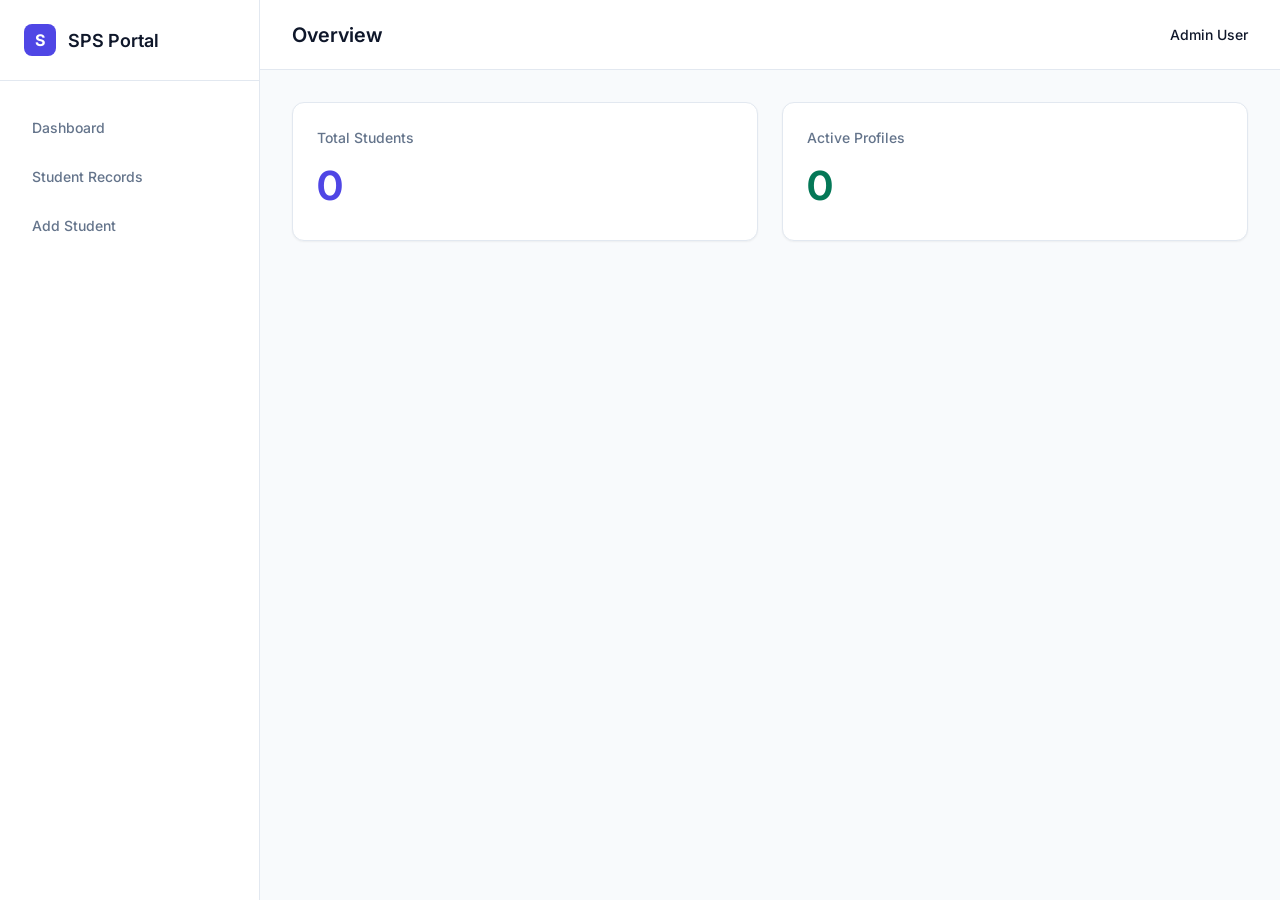
<file: frontend/index.html>
<!DOCTYPE html>
<html lang="en">
<head>
    <meta charset="UTF-8">
    <meta name="viewport" content="width=device-width, initial-scale=1.0">
    <title>Dashboard | SPS</title>
    <link rel="stylesheet" href="css/style.css">
    <link rel="stylesheet" href="css/layout.css">
    <link rel="stylesheet" href="css/components.css">
</head>
<body>
    <div class="app-layout">
        
        <!-- Sidebar Navigation -->
        <aside class="sidebar">
            <div class="sidebar-header">
                <div class="logo-icon">S</div>
                <h2 style="font-size: 1.125rem;">SPS Portal</h2>
            </div>
            <nav class="sidebar-nav">
                <a href="index.html" class="nav-item">Dashboard</a>
                <a href="students.html" class="nav-item">Student Records</a>
                <a href="add-student.html" class="nav-item">Add Student</a>
            </nav>
        </aside>

        <!-- Main Wrapper -->
        <div class="main-wrapper">
            <header class="top-header">
                <h1 class="header-title">Overview</h1>
                <div class="header-actions">
                    <div class="user-profile">
                        <div class="avatar" style="background: url('https://ui-avatars.com/api/?name=Admin+User') center/cover;"></div>
                        <span style="font-weight: 500; font-size: 0.875rem;">Admin User</span>
                    </div>
                </div>
            </header>

            <main class="content-area">
                <div class="form-grid">
                    <!-- Stat Card 1 -->
                    <div class="card">
                        <div class="card-body">
                            <h3 style="color: var(--text-muted); font-size: 0.875rem; font-weight: 500;">Total Students</h3>
                            <div id="stat-total-students" style="font-size: 2.5rem; font-weight: 700; color: var(--primary); margin-top: 0.5rem;">0</div>
                        </div>
                    </div>
                    <!-- Stat Card 2 -->
                    <div class="card">
                        <div class="card-body">
                            <h3 style="color: var(--text-muted); font-size: 0.875rem; font-weight: 500;">Active Profiles</h3>
                            <div id="stat-active-students" style="font-size: 2.5rem; font-weight: 700; color: var(--success-text); margin-top: 0.5rem;">0</div>
                        </div>
                    </div>
                </div>
            </main>
        </div>
    </div>

    <!-- Scripts -->
    <script src="data/mock-data.js"></script>
    <script src="js/main.js"></script>
</body>
</html>
</file>
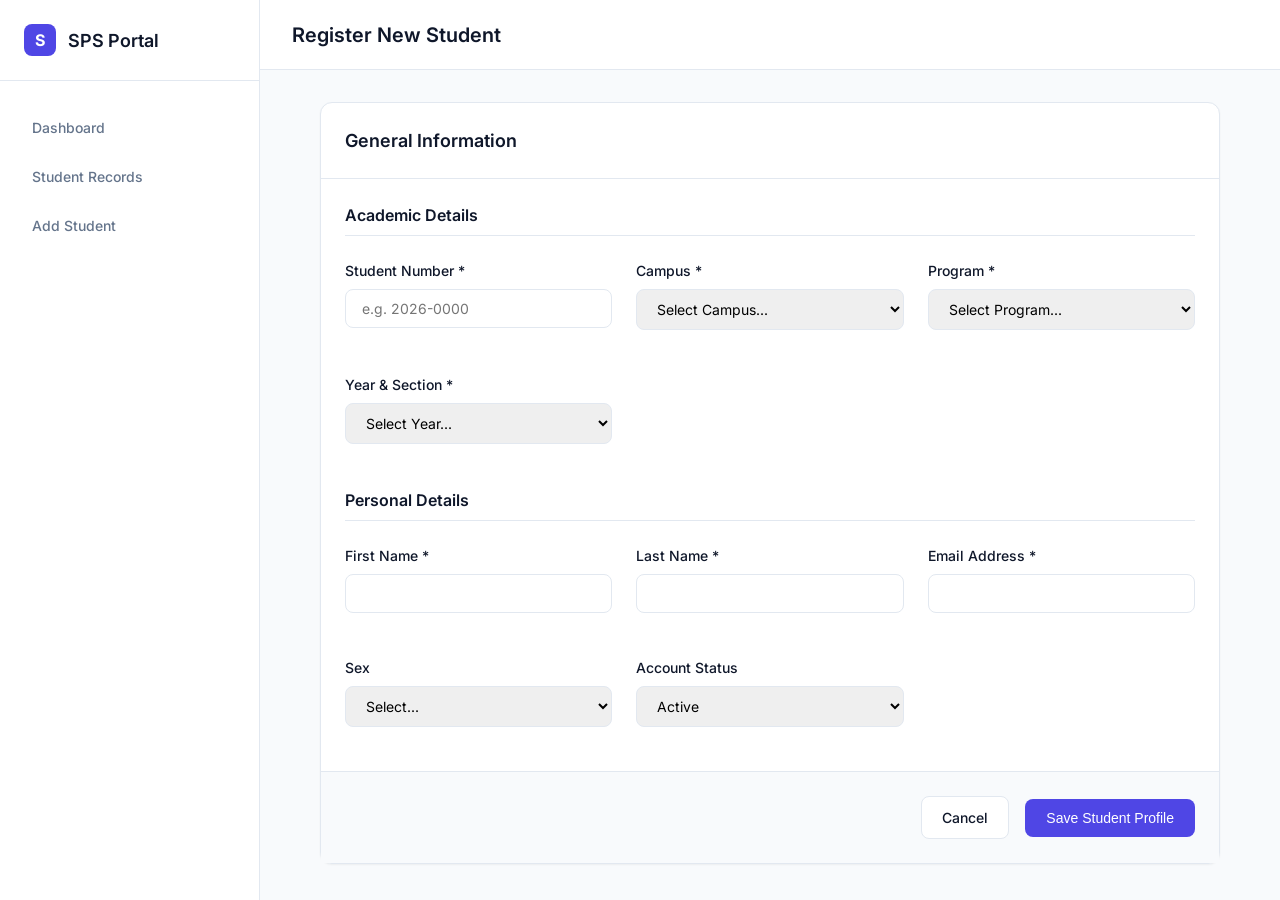
<file: frontend/add-student.html>
<!DOCTYPE html>
<html lang="en">
<head>
    <meta charset="UTF-8">
    <meta name="viewport" content="width=device-width, initial-scale=1.0">
    <title>Add Student | SPS</title>
    <link rel="stylesheet" href="css/style.css">
    <link rel="stylesheet" href="css/layout.css">
    <link rel="stylesheet" href="css/components.css">
</head>
<body>
    <div class="app-layout">
        
        <aside class="sidebar">
            <div class="sidebar-header">
                <div class="logo-icon">S</div>
                <h2 style="font-size: 1.125rem;">SPS Portal</h2>
            </div>
            <nav class="sidebar-nav">
                <a href="index.html" class="nav-item">Dashboard</a>
                <a href="students.html" class="nav-item">Student Records</a>
                <a href="add-student.html" class="nav-item">Add Student</a>
            </nav>
        </aside>

        <div class="main-wrapper">
            <header class="top-header">
                <h1 class="header-title">Register New Student</h1>
            </header>

            <main class="content-area">
                <form id="add-student-form">
                    <div class="card" style="max-width: 900px; margin: 0 auto;">
                        <div class="card-header">
                            <h2 style="font-size: 1.125rem;">General Information</h2>
                        </div>
                        <div class="card-body">
                            
                            <h3 class="form-section-title" style="margin-top: 0;">Academic Details</h3>
                            <div class="form-grid">
                                <div class="form-group">
                                    <label class="form-label">Student Number *</label>
                                    <input type="text" name="studentNo" class="form-control" required placeholder="e.g. 2026-0000">
                                </div>
                                <div class="form-group">
                                    <label class="form-label">Campus *</label>
                                    <select name="campus" id="campus" class="form-control" required>
                                        <option value="">Select Campus...</option>
                                    </select>
                                </div>
                                <div class="form-group">
                                    <label class="form-label">Program *</label>
                                    <select name="program" id="program" class="form-control" required>
                                        <option value="">Select Program...</option>
                                    </select>
                                </div>
                                <div class="form-group">
                                    <label class="form-label">Year & Section *</label>
                                    <select name="yearSection" id="yearSection" class="form-control" required>
                                        <option value="">Select Year...</option>
                                    </select>
                                </div>
                            </div>

                            <h3 class="form-section-title">Personal Details</h3>
                            <div class="form-grid">
                                <div class="form-group">
                                    <label class="form-label">First Name *</label>
                                    <input type="text" name="givenName" class="form-control" required>
                                </div>
                                <div class="form-group">
                                    <label class="form-label">Last Name *</label>
                                    <input type="text" name="surname" class="form-control" required>
                                </div>
                                <div class="form-group">
                                    <label class="form-label">Email Address *</label>
                                    <input type="email" name="email" class="form-control" required>
                                </div>
                                <div class="form-group">
                                    <label class="form-label">Sex</label>
                                    <select name="sex" id="sex" class="form-control">
                                        <option value="">Select...</option>
                                    </select>
                                </div>
                                <div class="form-group">
                                    <label class="form-label">Account Status</label>
                                    <select name="status" id="status" class="form-control" required>
                                        <!-- Options populated via JS -->
                                    </select>
                                </div>
                            </div>

                        </div>
                        <div class="card-header" style="background: var(--bg-body); border-top: 1px solid var(--border-color); border-bottom: none; justify-content: flex-end;">
                            <a href="students.html" class="btn btn-secondary" style="margin-right: 1rem;">Cancel</a>
                            <button type="submit" class="btn btn-primary">Save Student Profile</button>
                        </div>
                    </div>
                </form>
            </main>
        </div>
    </div>

    <script src="data/mock-data.js"></script>
    <script src="js/main.js"></script>
    <script src="js/forms.js"></script>
</body>
</html>
</file>
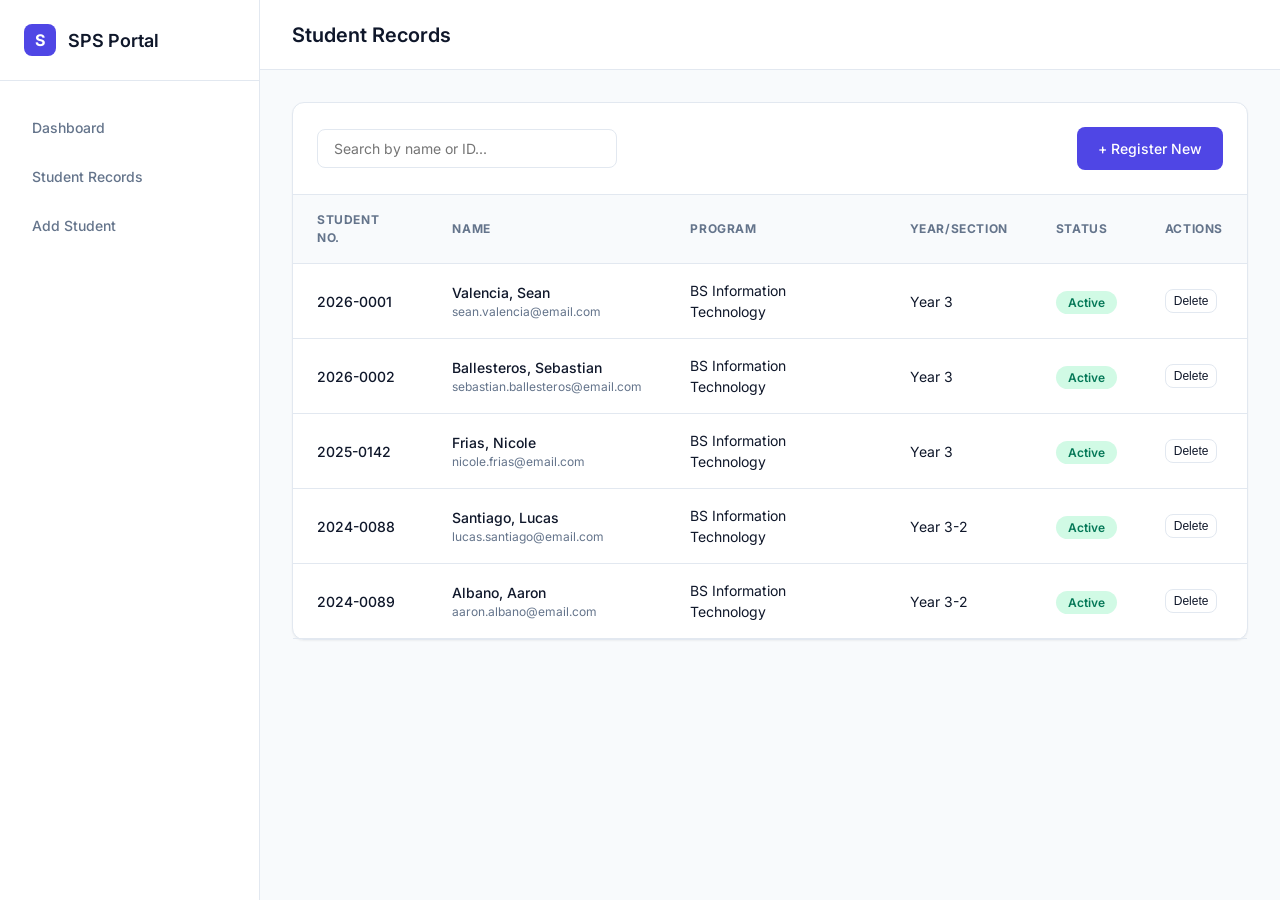
<file: frontend/students.html>
<!DOCTYPE html>
<html lang="en">
<head>
    <meta charset="UTF-8">
    <meta name="viewport" content="width=device-width, initial-scale=1.0">
    <title>Students | SPS</title>
    <link rel="stylesheet" href="css/style.css">
    <link rel="stylesheet" href="css/layout.css">
    <link rel="stylesheet" href="css/components.css">
</head>
<body>
    <div class="app-layout">
        
        <aside class="sidebar">
            <div class="sidebar-header">
                <div class="logo-icon">S</div>
                <h2 style="font-size: 1.125rem;">SPS Portal</h2>
            </div>
            <nav class="sidebar-nav">
                <a href="index.html" class="nav-item">Dashboard</a>
                <a href="students.html" class="nav-item">Student Records</a>
                <a href="add-student.html" class="nav-item">Add Student</a>
            </nav>
        </aside>

        <div class="main-wrapper">
            <header class="top-header">
                <h1 class="header-title">Student Records</h1>
            </header>

            <main class="content-area">
                <div class="card">
                    <div class="card-header">
                        <input type="text" id="search-student" class="form-control" placeholder="Search by name or ID..." style="max-width: 300px;">
                        <a href="add-student.html" class="btn btn-primary">+ Register New</a>
                    </div>
                    <div class="table-responsive">
                        <table class="data-table">
                            <thead>
                                <tr>
                                    <th>Student No.</th>
                                    <th>Name</th>
                                    <th>Program</th>
                                    <th>Year/Section</th>
                                    <th>Status</th>
                                    <th>Actions</th>
                                </tr>
                            </thead>
                            <tbody id="students-table-body">
                                <!-- Rendered via JavaScript -->
                            </tbody>
                        </table>
                    </div>
                </div>
            </main>
        </div>
    </div>

    <script src="data/mock-data.js"></script>
    <script src="js/main.js"></script>
    <script src="js/students.js"></script>
</body>
</html>
</file>
<file: frontend/css/style.css>
@import url('https://fonts.googleapis.com/css2?family=Inter:wght@300;400;500;600;700&display=swap');

:root {
    /* Color Palette */
    --primary: #4f46e5;       /* Indigo 600 */
    --primary-hover: #4338ca; /* Indigo 700 */
    --primary-light: #e0e7ff; /* Indigo 100 */
    
    --bg-body: #f8fafc;       /* Slate 50 */
    --surface: #ffffff;
    
    --text-main: #0f172a;     /* Slate 900 */
    --text-muted: #64748b;    /* Slate 500 */
    
    --border-color: #e2e8f0;  /* Slate 200 */
    
    --success-bg: #d1fae5;    /* Emerald 100 */
    --success-text: #047857;  /* Emerald 700 */
    --error-bg: #ffe4e6;      /* Rose 100 */
    --error-text: #be123c;    /* Rose 700 */
    
    /* Design Tokens */
    --radius-sm: 0.375rem;
    --radius-md: 0.5rem;
    --radius-lg: 0.75rem;
    
    --shadow-sm: 0 1px 2px 0 rgba(0, 0, 0, 0.05);
    --shadow-md: 0 4px 6px -1px rgba(0, 0, 0, 0.1), 0 2px 4px -1px rgba(0, 0, 0, 0.06);
}

* {
    margin: 0;
    padding: 0;
    box-sizing: border-box;
}

body {
    font-family: 'Inter', sans-serif;
    background-color: var(--bg-body);
    color: var(--text-main);
    line-height: 1.5;
    -webkit-font-smoothing: antialiased;
}

h1, h2, h3, h4 { font-weight: 600; }
a { text-decoration: none; color: inherit; }
ul { list-style: none; }
</file>
<file: frontend/css/layout.css>
.app-layout {
    display: flex;
    height: 100vh;
    overflow: hidden;
}

/* Sidebar */
.sidebar {
    width: 260px;
    background-color: var(--surface);
    border-right: 1px solid var(--border-color);
    display: flex;
    flex-direction: column;
    transition: transform 0.3s ease;
}

.sidebar-header {
    padding: 1.5rem;
    border-bottom: 1px solid var(--border-color);
    display: flex;
    align-items: center;
    gap: 0.75rem;
}

.logo-icon {
    width: 32px;
    height: 32px;
    background-color: var(--primary);
    color: white;
    border-radius: var(--radius-md);
    display: flex;
    align-items: center;
    justify-content: center;
    font-weight: bold;
}

.sidebar-nav {
    padding: 1.5rem 1rem;
    flex: 1;
    overflow-y: auto;
}

.nav-item {
    display: flex;
    align-items: center;
    gap: 0.75rem;
    padding: 0.75rem 1rem;
    color: var(--text-muted);
    border-radius: var(--radius-md);
    font-weight: 500;
    font-size: 0.875rem;
    transition: all 0.2s;
    margin-bottom: 0.25rem;
}

.nav-item:hover {
    background-color: var(--bg-body);
    color: var(--text-main);
}

.nav-item.active {
    background-color: var(--primary-light);
    color: var(--primary);
}

/* Main Content Area */
.main-wrapper {
    flex: 1;
    display: flex;
    flex-direction: column;
    overflow: hidden;
}

/* Header */
.top-header {
    height: 70px;
    background-color: var(--surface);
    border-bottom: 1px solid var(--border-color);
    display: flex;
    align-items: center;
    justify-content: space-between;
    padding: 0 2rem;
}

.header-title {
    font-size: 1.25rem;
    font-weight: 600;
}

.header-actions {
    display: flex;
    align-items: center;
    gap: 1.5rem;
}

.user-profile {
    display: flex;
    align-items: center;
    gap: 0.75rem;
}

.avatar {
    width: 36px;
    height: 36px;
    border-radius: 50%;
    background-color: var(--primary-light);
}

/* Content Area */
.content-area {
    flex: 1;
    padding: 2rem;
    overflow-y: auto;
}
</file>
<file: frontend/css/components.css>
/* Cards */
.card {
    background: var(--surface);
    border-radius: var(--radius-lg);
    box-shadow: var(--shadow-sm);
    border: 1px solid var(--border-color);
    margin-bottom: 1.5rem;
}

.card-header {
    padding: 1.5rem;
    border-bottom: 1px solid var(--border-color);
    display: flex;
    justify-content: space-between;
    align-items: center;
}

.card-body {
    padding: 1.5rem;
}

/* Buttons */
.btn {
    display: inline-flex;
    align-items: center;
    justify-content: center;
    gap: 0.5rem;
    padding: 0.625rem 1.25rem;
    border-radius: var(--radius-md);
    font-weight: 500;
    font-size: 0.875rem;
    cursor: pointer;
    border: 1px solid transparent;
    transition: all 0.2s;
}

.btn-primary {
    background-color: var(--primary);
    color: white;
}

.btn-primary:hover {
    background-color: var(--primary-hover);
}

.btn-secondary {
    background-color: white;
    border-color: var(--border-color);
    color: var(--text-main);
}

.btn-secondary:hover {
    background-color: var(--bg-body);
}

/* Forms */
.form-group {
    margin-bottom: 1.25rem;
}

.form-label {
    display: block;
    font-size: 0.875rem;
    font-weight: 500;
    margin-bottom: 0.5rem;
    color: var(--text-main);
}

.form-control {
    width: 100%;
    padding: 0.625rem 1rem;
    border: 1px solid var(--border-color);
    border-radius: var(--radius-md);
    font-family: inherit;
    font-size: 0.875rem;
    transition: border-color 0.2s, box-shadow 0.2s;
}

.form-control:focus {
    outline: none;
    border-color: var(--primary);
    box-shadow: 0 0 0 3px var(--primary-light);
}

.form-grid {
    display: grid;
    grid-template-columns: repeat(auto-fit, minmax(250px, 1fr));
    gap: 1.5rem;
}

.form-section-title {
    font-size: 1rem;
    font-weight: 600;
    color: var(--text-main);
    border-bottom: 1px solid var(--border-color);
    padding-bottom: 0.5rem;
    margin-bottom: 1.5rem;
    margin-top: 1.5rem;
}

/* Data Tables */
.table-responsive {
    overflow-x: auto;
}

.data-table {
    width: 100%;
    border-collapse: collapse;
    text-align: left;
}

.data-table th {
    padding: 1rem 1.5rem;
    font-size: 0.75rem;
    text-transform: uppercase;
    letter-spacing: 0.05em;
    color: var(--text-muted);
    background-color: var(--bg-body);
    border-bottom: 1px solid var(--border-color);
}

.data-table td {
    padding: 1rem 1.5rem;
    font-size: 0.875rem;
    border-bottom: 1px solid var(--border-color);
    vertical-align: middle;
}

.data-table tr:hover td {
    background-color: var(--bg-body);
}

/* Badges */
.badge {
    padding: 0.25rem 0.75rem;
    border-radius: 999px;
    font-size: 0.75rem;
    font-weight: 600;
}
.badge-active { background-color: var(--success-bg); color: var(--success-text); }
.badge-inactive { background-color: var(--error-bg); color: var(--error-text); }
</file>
